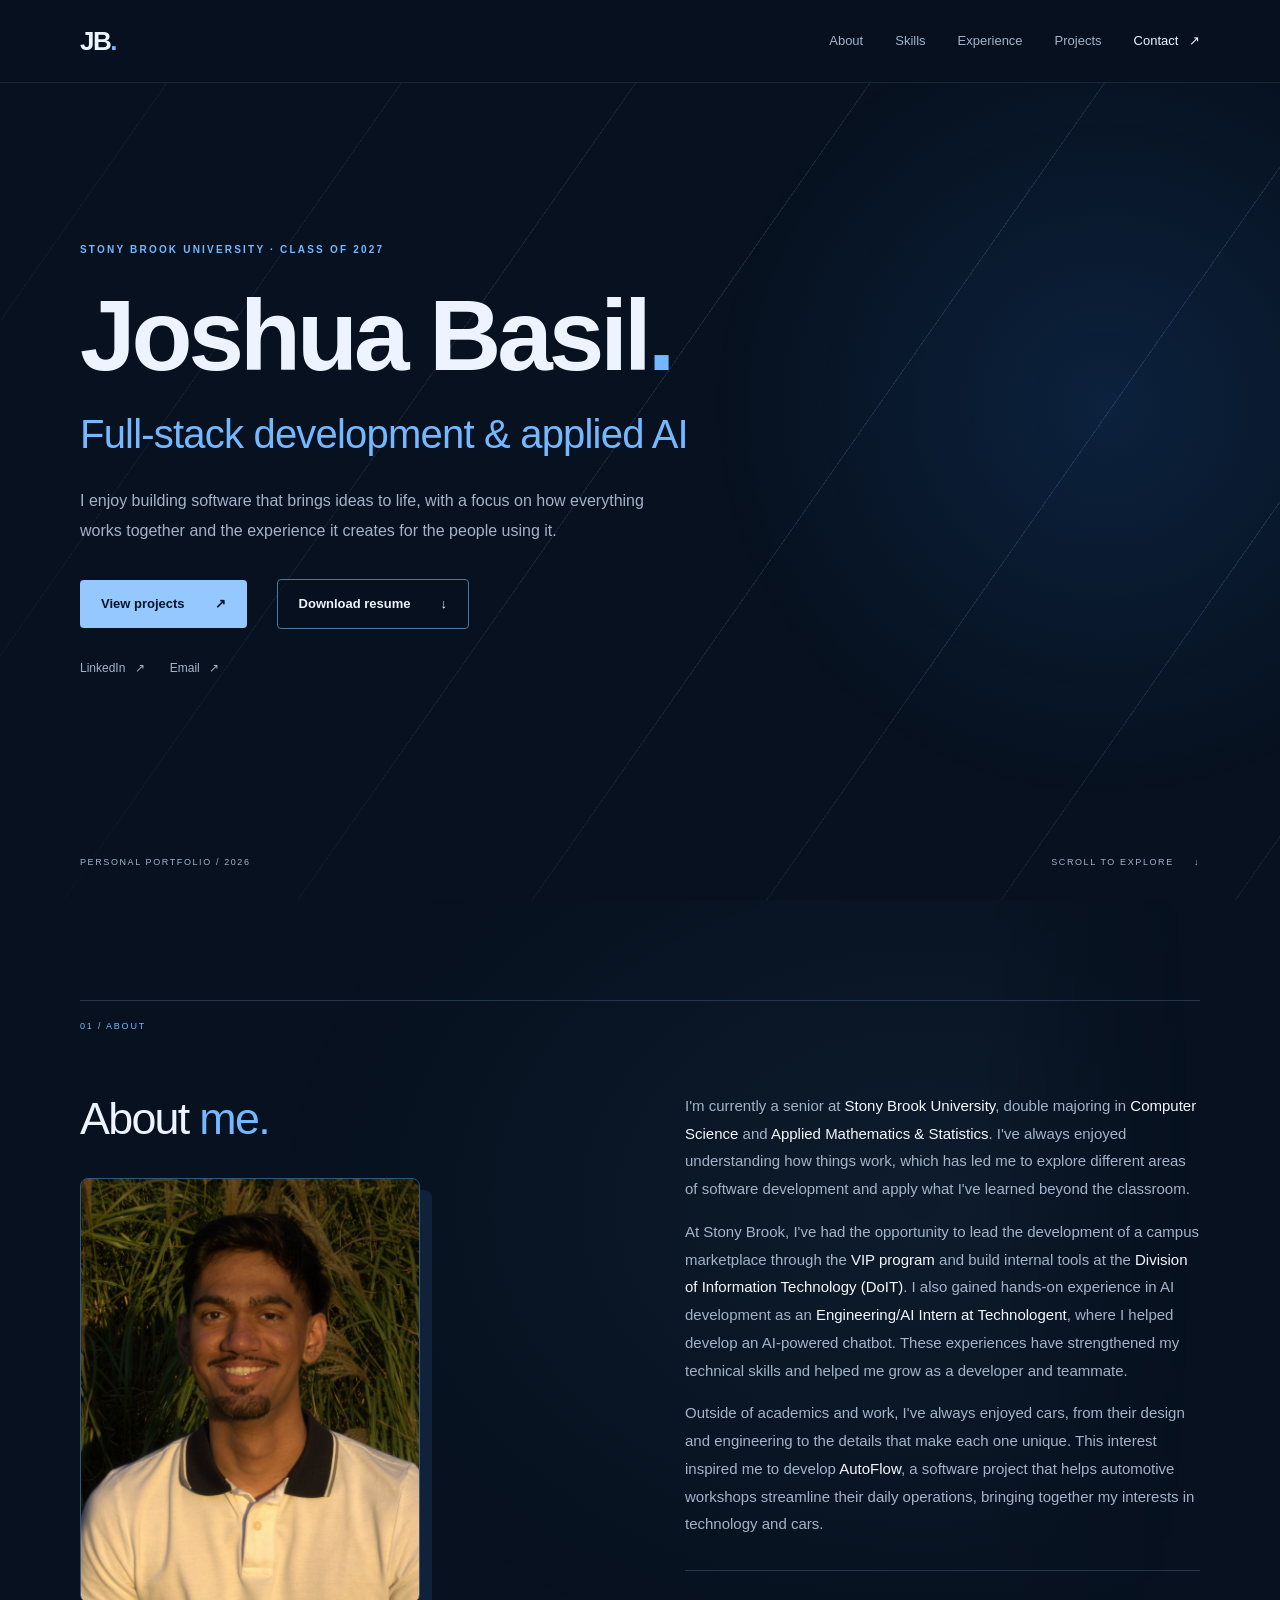
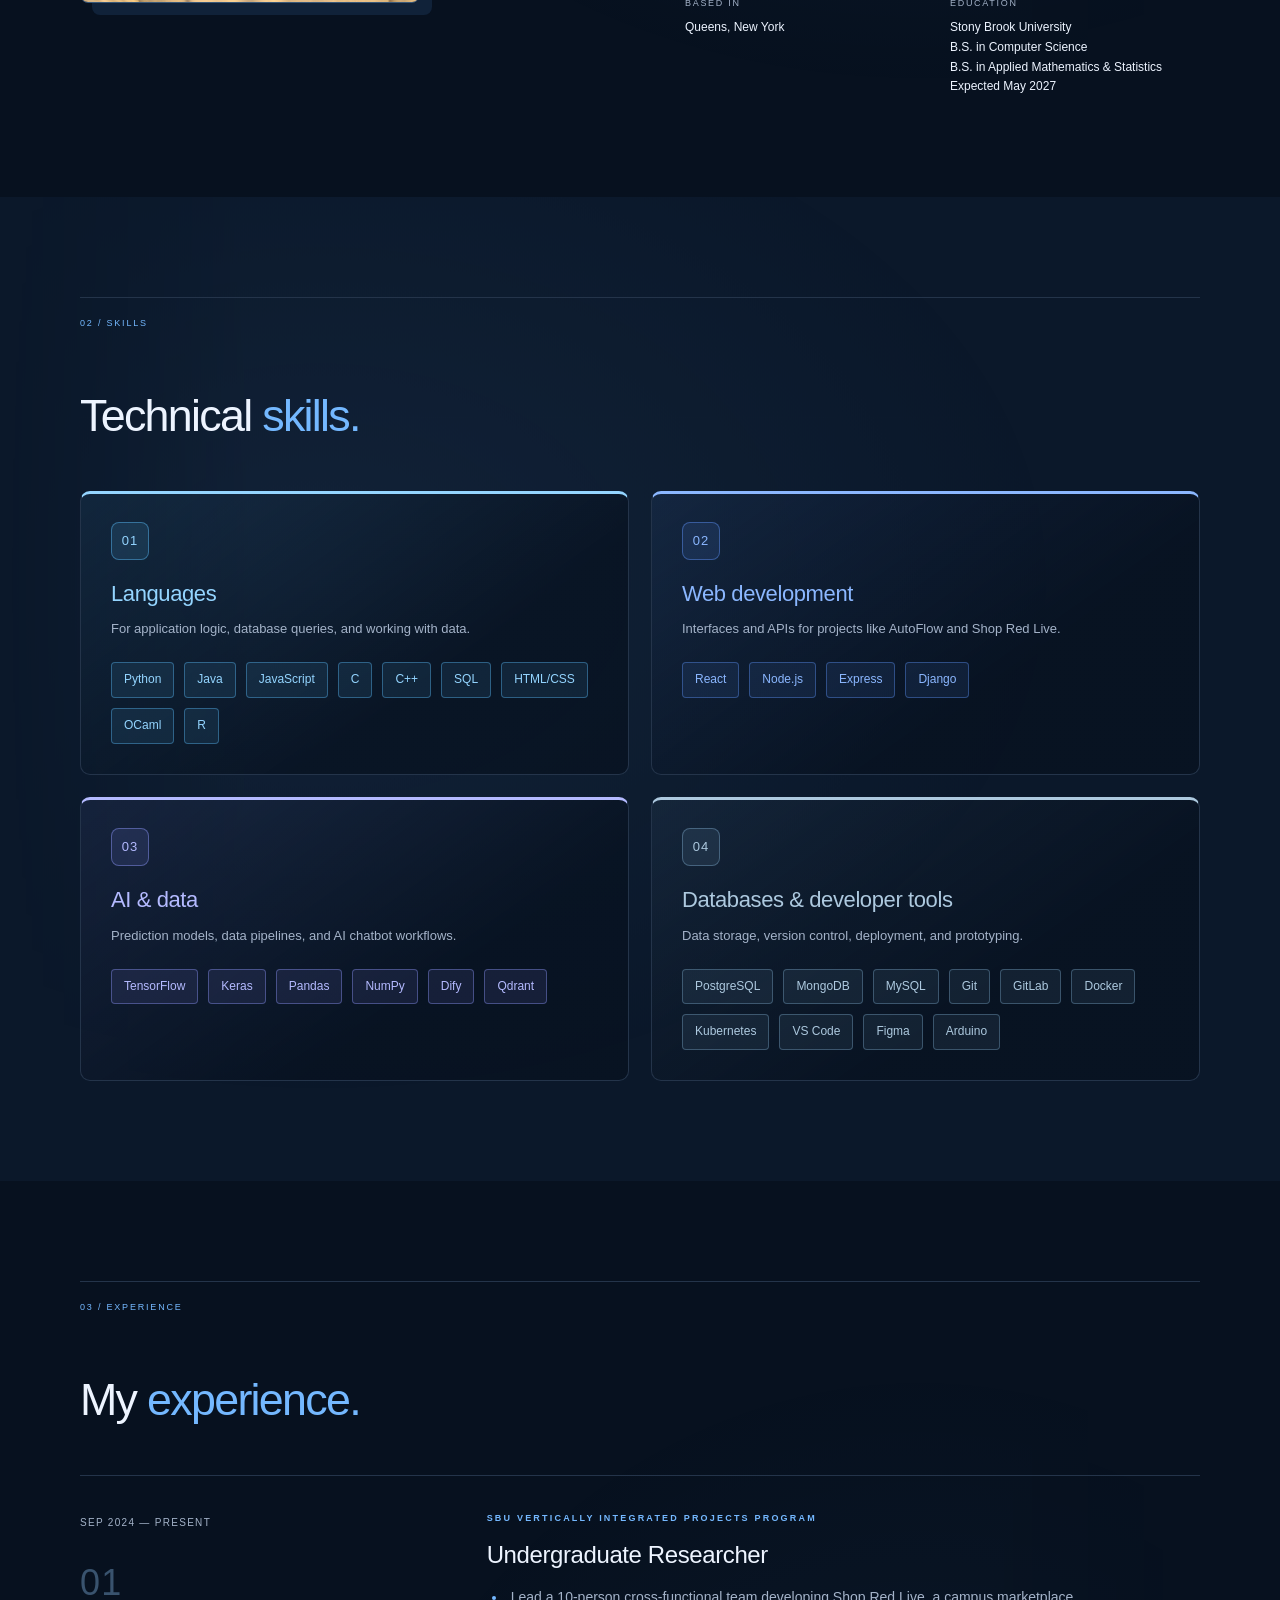
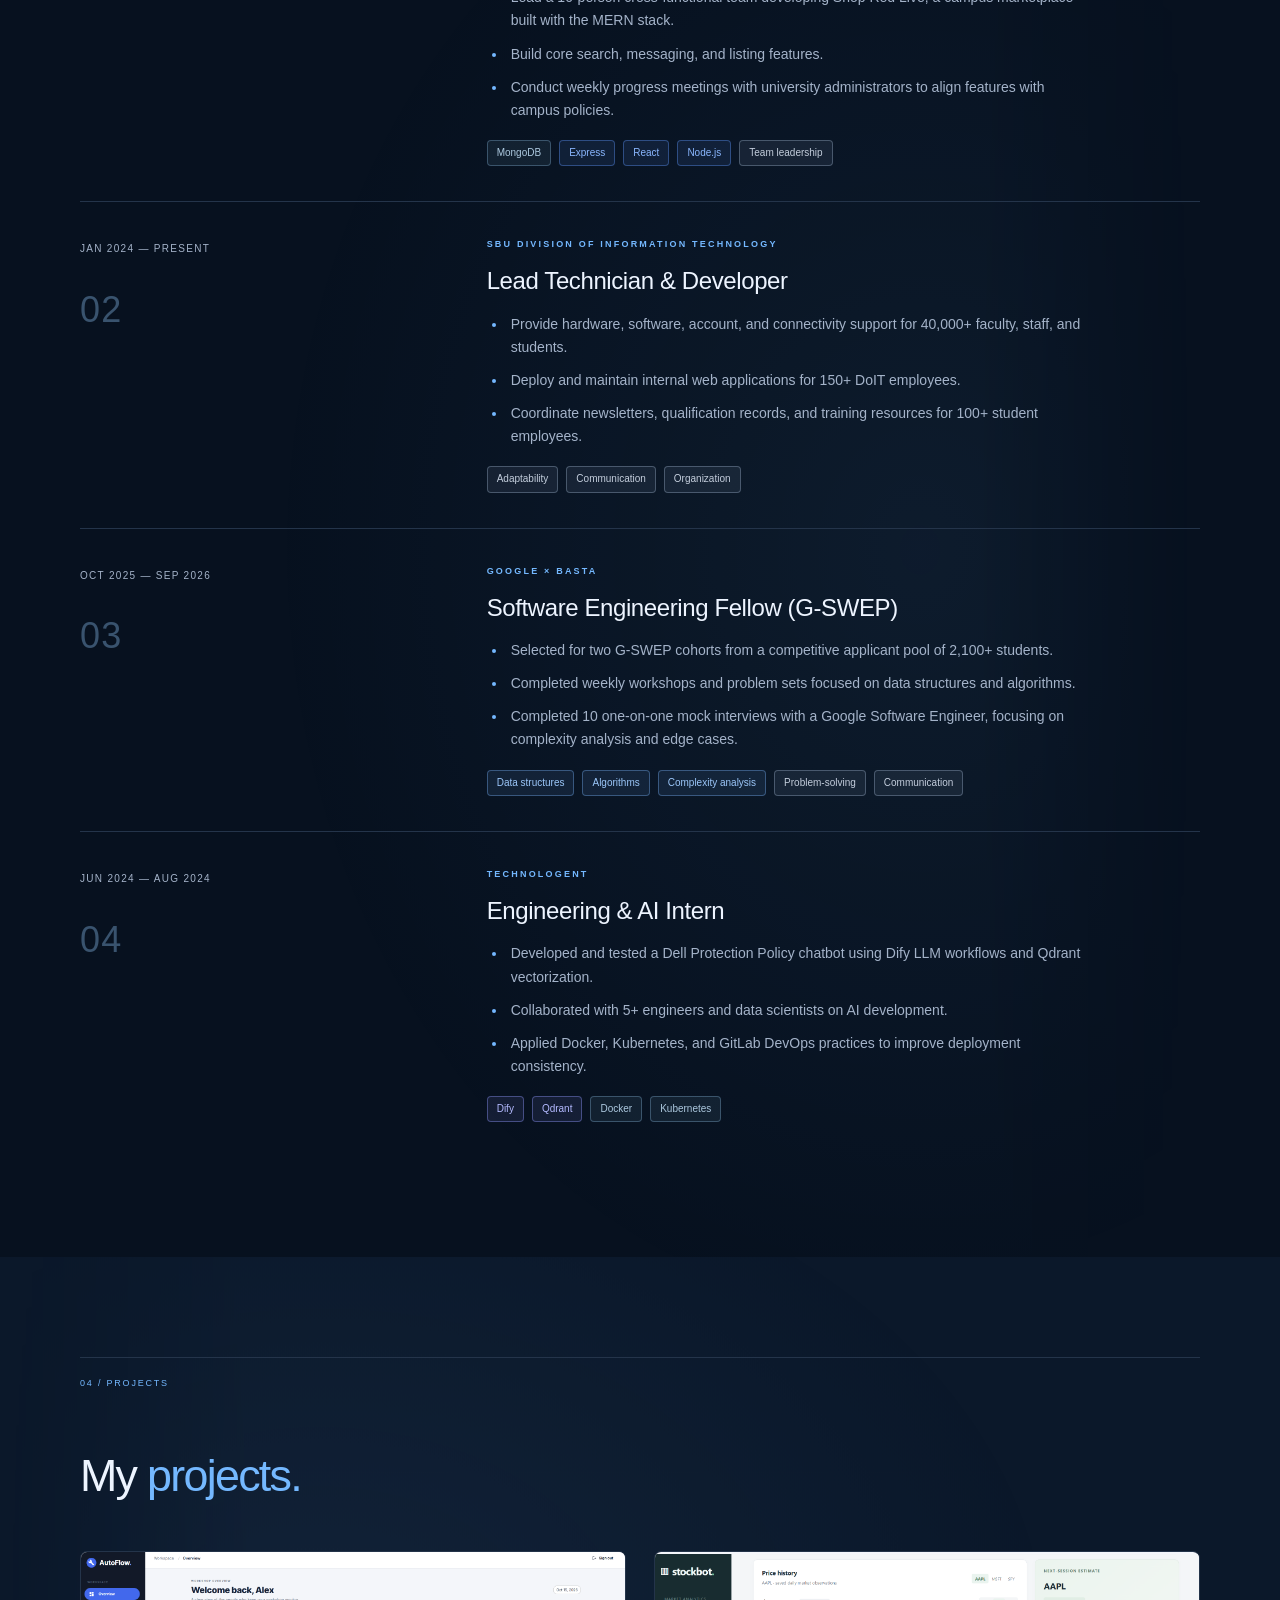
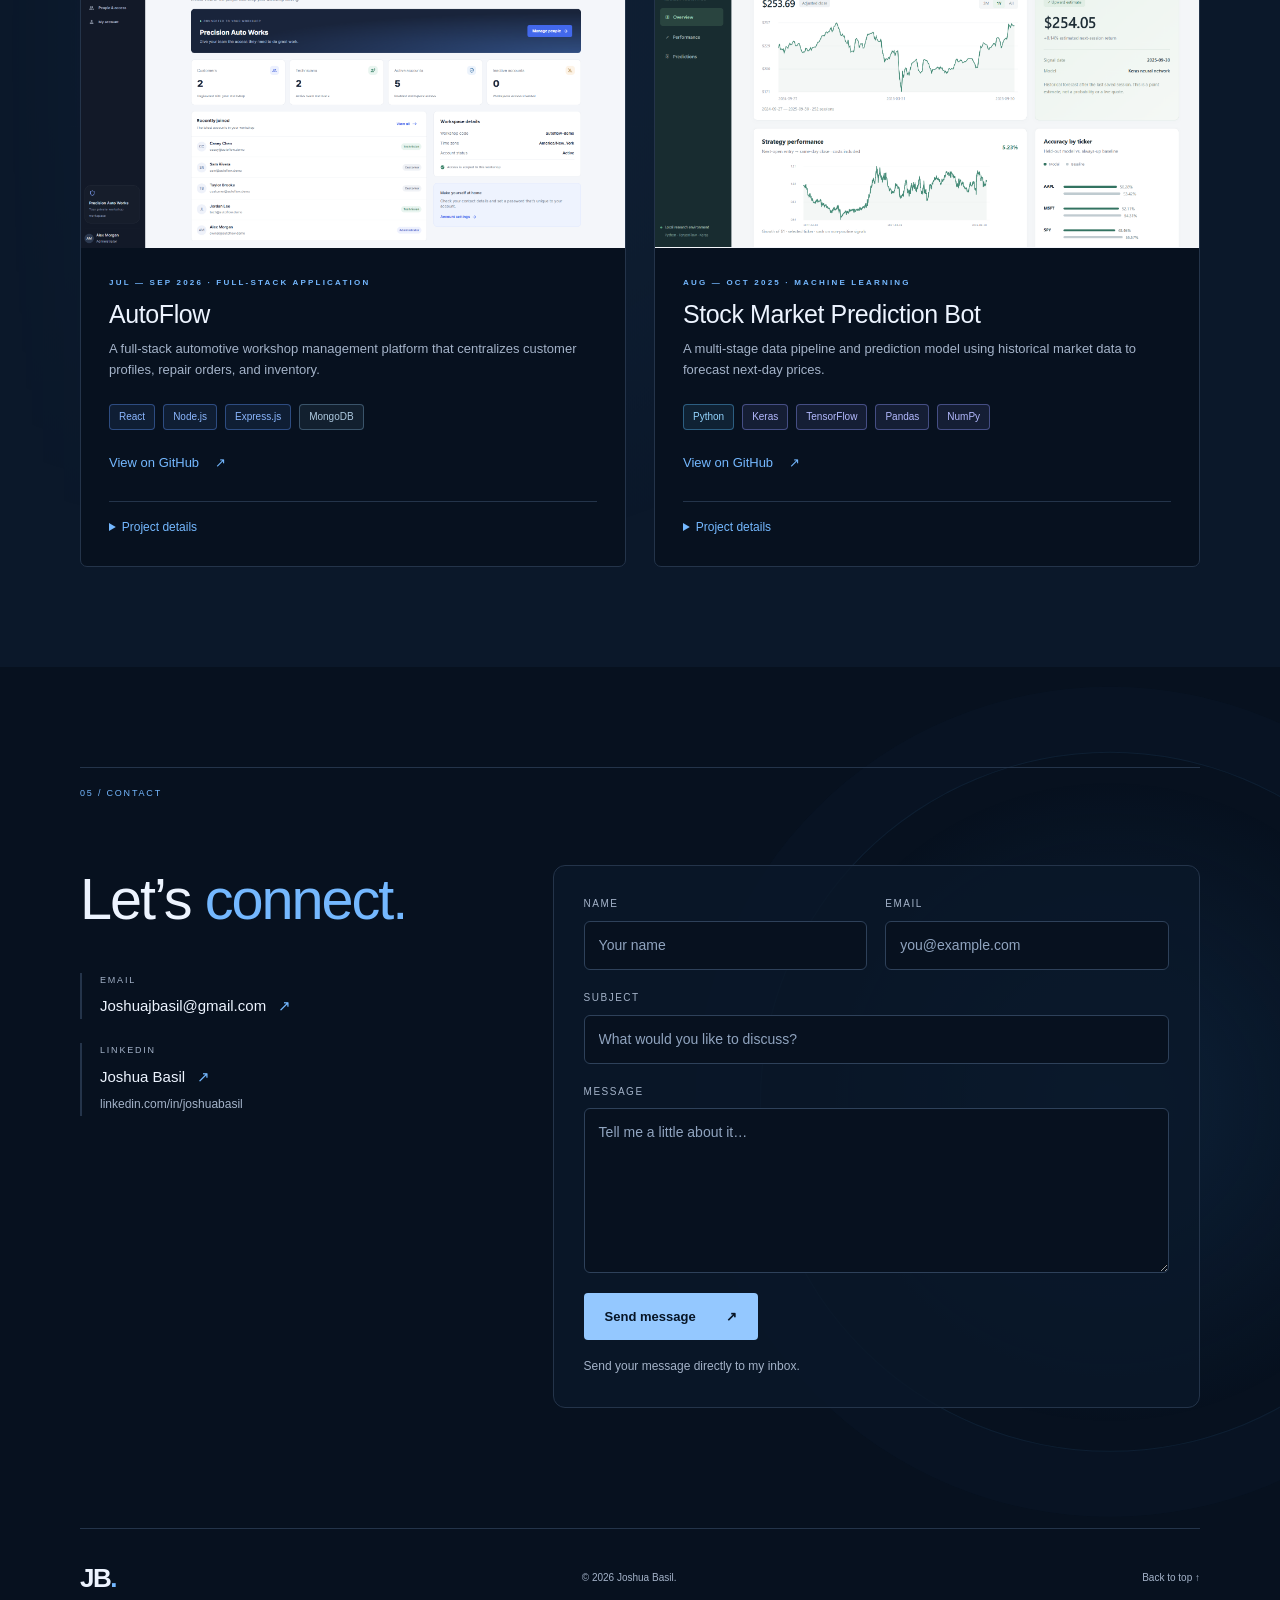
<file: index.html>
<!DOCTYPE html>
<html lang="en">
<head>
  <meta charset="UTF-8">
  <meta name="viewport" content="width=device-width, initial-scale=1.0">
  <meta name="description" content="Joshua Basil — Computer Science and Applied Mathematics & Statistics student at Stony Brook University. Explore my experience, projects, and technical skills.">
  <meta name="theme-color" content="#07111f">
  <title>Joshua Basil — Developer Portfolio</title>
  <link rel="stylesheet" href="styles.css">
  <script src="script.js?v=contact-return-3" defer></script>
</head>
<body>
  <a class="skip-link" href="#main">Skip to content</a>
  <header class="header">
    <div class="nav-wrap">
      <a class="brand" href="#home" aria-label="Home">JB<span>.</span></a>
      <button class="menu-toggle" aria-expanded="false" aria-controls="navigation">Menu <span aria-hidden="true">☰</span></button>
      <nav id="navigation" aria-label="Main navigation">
        <a href="#about">About</a><a href="#skills">Skills</a><a href="#experience">Experience</a><a href="#projects">Projects</a><a href="#contact">Contact <span aria-hidden="true">↗</span></a>
      </nav>
    </div>
  </header>
  <main id="main">
    <section id="home" class="hero" aria-labelledby="hero-title">
      <div class="hero-glow parallax" data-speed="0.12" aria-hidden="true"></div>
      <div class="hero-pattern" aria-hidden="true"></div>
      <div class="container hero-content">
        <p class="eyebrow">STONY BROOK UNIVERSITY · CLASS OF 2027</p>
        <h1 id="hero-title">Joshua Basil<span>.</span></h1>
        <p class="hero-role">Full-stack development &amp; applied AI</p>
        <p class="hero-description">I enjoy building software that brings ideas to life, with a focus on how everything works together and the experience it creates for the people using it.</p>
        <div class="actions"><a class="button primary" href="#projects">View projects <span aria-hidden="true">↗</span></a><a class="button hero-resume resume-download" href="Joshua_Basil_Resume.pdf" download="Joshua_Basil_Resume.pdf">Download resume <span aria-hidden="true">↓</span></a></div>
        <div class="hero-links"><a href="https://www.linkedin.com/in/joshuabasil/" target="_blank" rel="noopener noreferrer">LinkedIn <span aria-hidden="true">↗</span></a><a href="#contact">Email <span aria-hidden="true">↗</span></a></div>
      </div>
      <div class="hero-bottom container"><span>PERSONAL PORTFOLIO / <span class="year">2026</span></span><a href="#about">SCROLL TO EXPLORE <span aria-hidden="true">↓</span></a></div>
    </section>
    <section id="about" class="section container" aria-labelledby="about-title">
      <div class="section-label"><span>01 / ABOUT</span></div>
      <div class="about-grid">
        <div class="about-intro">
          <h2 id="about-title">About <span>me.</span></h2>
          <div class="about-photo">
            <!-- To add your photo, replace the placeholder div below with:
            <img src="profile.jpg" alt="Portrait of Joshua Basil" width="600" height="750" loading="lazy">
            Keep profile.jpg in the same folder as index.html.
            -->
            <img src="profile.jpeg" alt="Portrait of Joshua Basil" width="600" height="750" loading="lazy">
          </div>
        </div>
        <div class="about-copy">
          <p>I'm currently a senior at <strong>Stony Brook University</strong>, double majoring in <strong>Computer Science</strong> and <strong>Applied Mathematics &amp; Statistics</strong>. I've always enjoyed understanding how things work, which has led me to explore different areas of software development and apply what I've learned beyond the classroom.</p>
          <p>At Stony Brook, I've had the opportunity to lead the development of a campus marketplace through the <strong>VIP program</strong> and build internal tools at the <strong>Division of Information Technology (DoIT)</strong>. I also gained hands-on experience in AI development as an <strong>Engineering/AI Intern at Technologent</strong>, where I helped develop an AI-powered chatbot. These experiences have strengthened my technical skills and helped me grow as a developer and teammate.</p>
          <p>Outside of academics and work, I've always enjoyed cars, from their design and engineering to the details that make each one unique. This interest inspired me to develop <strong>AutoFlow</strong>, a software project that helps automotive workshops streamline their daily operations, bringing together my interests in technology and cars.</p>
          <div class="about-details"><div><span>BASED IN</span><strong>Queens, New York</strong></div><div><span>EDUCATION</span><strong>Stony Brook University<br>B.S. in Computer Science<br>B.S. in Applied Mathematics &amp; Statistics<br>Expected May 2027</strong></div></div>
        </div>
      </div>
    </section>
    <section id="skills" class="section section-tinted" aria-labelledby="skills-title"><div class="container">
      <div class="section-label"><span>02 / SKILLS</span></div>
      <div class="section-heading"><h2 id="skills-title">Technical <span>skills.</span></h2></div>
      <div class="skills-grid">
        <article class="skill-group" data-skill-category="languages">
          <span class="skill-icon" aria-hidden="true">01</span>
          <h3>Languages</h3>
          <p>For application logic, database queries, and working with data.</p>
          <ul class="tags"><li data-skill-category="languages" title="Languages">Python</li><li data-skill-category="languages" title="Languages">Java</li><li data-skill-category="languages" title="Languages">JavaScript</li><li data-skill-category="languages" title="Languages">C</li><li data-skill-category="languages" title="Languages">C++</li><li data-skill-category="languages" title="Languages">SQL</li><li data-skill-category="languages" title="Languages">HTML/CSS</li><li data-skill-category="languages" title="Languages">OCaml</li><li data-skill-category="languages" title="Languages">R</li></ul>
        </article>
        <article class="skill-group" data-skill-category="web">
          <span class="skill-icon" aria-hidden="true">02</span>
          <h3>Web development</h3>
          <p>Interfaces and APIs for projects like AutoFlow and Shop Red Live.</p>
          <ul class="tags"><li data-skill-category="web" title="Web development">React</li><li data-skill-category="web" title="Web development">Node.js</li><li data-skill-category="web" title="Web development">Express</li><li data-skill-category="web" title="Web development">Django</li></ul>
        </article>
        <article class="skill-group" data-skill-category="ai">
          <span class="skill-icon" aria-hidden="true">03</span>
          <h3>AI &amp; data</h3>
          <p>Prediction models, data pipelines, and AI chatbot workflows.</p>
          <ul class="tags"><li data-skill-category="ai" title="AI &amp; data">TensorFlow</li><li data-skill-category="ai" title="AI &amp; data">Keras</li><li data-skill-category="ai" title="AI &amp; data">Pandas</li><li data-skill-category="ai" title="AI &amp; data">NumPy</li><li data-skill-category="ai" title="AI &amp; data">Dify</li><li data-skill-category="ai" title="AI &amp; data">Qdrant</li></ul>
        </article>
        <article class="skill-group" data-skill-category="tools">
          <span class="skill-icon" aria-hidden="true">04</span>
          <h3>Databases &amp; developer tools</h3>
          <p>Data storage, version control, deployment, and prototyping.</p>
          <ul class="tags"><li data-skill-category="tools" title="Databases &amp; developer tools">PostgreSQL</li><li data-skill-category="tools" title="Databases &amp; developer tools">MongoDB</li><li data-skill-category="tools" title="Databases &amp; developer tools">MySQL</li><li data-skill-category="tools" title="Databases &amp; developer tools">Git</li><li data-skill-category="tools" title="Databases &amp; developer tools">GitLab</li><li data-skill-category="tools" title="Databases &amp; developer tools">Docker</li><li data-skill-category="tools" title="Databases &amp; developer tools">Kubernetes</li><li data-skill-category="tools" title="Databases &amp; developer tools">VS Code</li><li data-skill-category="tools" title="Databases &amp; developer tools">Figma</li><li data-skill-category="tools" title="Databases &amp; developer tools">Arduino</li></ul>
        </article>
      </div>
    </div></section>
    <section id="experience" class="section container" aria-labelledby="experience-title">
      <div class="section-label"><span>03 / EXPERIENCE</span></div>
      <div class="section-heading"><h2 id="experience-title">My <span>experience.</span></h2></div>
      <div class="timeline"><article class="experience-row"><div class="experience-date">SEP 2024 — PRESENT<span>01</span></div><div><p class="eyebrow">SBU VERTICALLY INTEGRATED PROJECTS PROGRAM</p><h3>Undergraduate Researcher</h3><ul class="experience-bullets">
          <li>Lead a 10-person cross-functional team developing Shop Red Live, a campus marketplace built with the MERN stack.</li>
          <li>Build core search, messaging, and listing features.</li>
          <li>Conduct weekly progress meetings with university administrators to align features with campus policies.</li>
        </ul><ul class="tags"><li data-skill-category="tools" title="Databases &amp; developer tools">MongoDB</li><li data-skill-category="web" title="Web development">Express</li><li data-skill-category="web" title="Web development">React</li><li data-skill-category="web" title="Web development">Node.js</li><li data-skill-category="soft" title="Soft skills">Team leadership</li></ul></div></article><article class="experience-row"><div class="experience-date">JAN 2024 — PRESENT<span>02</span></div><div><p class="eyebrow">SBU DIVISION OF INFORMATION TECHNOLOGY</p><h3>Lead Technician & Developer</h3><ul class="experience-bullets">
          <li>Provide hardware, software, account, and connectivity support for 40,000+ faculty, staff, and students.</li>
          <li>Deploy and maintain internal web applications for 150+ DoIT employees.</li>
          <li>Coordinate newsletters, qualification records, and training resources for 100+ student employees.</li>
        </ul><ul class="tags"><li data-skill-category="soft" title="Soft skills">Adaptability</li><li data-skill-category="soft" title="Soft skills">Communication</li><li data-skill-category="soft" title="Soft skills">Organization</li></ul></div></article><article class="experience-row"><div class="experience-date">OCT 2025 — SEP 2026<span>03</span></div><div><p class="eyebrow">GOOGLE × BASTA</p><h3>Software Engineering Fellow (G-SWEP)</h3><ul class="experience-bullets">
          <li>Selected for two G-SWEP cohorts from a competitive applicant pool of 2,100+ students.</li>
          <li>Completed weekly workshops and problem sets focused on data structures and algorithms.</li>
          <li>Completed 10 one-on-one mock interviews with a Google Software Engineer, focusing on complexity analysis and edge cases.</li>
        </ul><ul class="tags"><li data-skill-category="technical" title="Technical skills">Data structures</li><li data-skill-category="technical" title="Technical skills">Algorithms</li><li data-skill-category="technical" title="Technical skills">Complexity analysis</li><li data-skill-category="soft" title="Soft skills">Problem-solving</li><li data-skill-category="soft" title="Soft skills">Communication</li></ul></div></article><article class="experience-row"><div class="experience-date">JUN 2024 — AUG 2024<span>04</span></div><div><p class="eyebrow">TECHNOLOGENT</p><h3>Engineering & AI Intern</h3><ul class="experience-bullets">
          <li>Developed and tested a Dell Protection Policy chatbot using Dify LLM workflows and Qdrant vectorization.</li>
          <li>Collaborated with 5+ engineers and data scientists on AI development.</li>
          <li>Applied Docker, Kubernetes, and GitLab DevOps practices to improve deployment consistency.</li>
        </ul><ul class="tags"><li data-skill-category="ai" title="AI &amp; data">Dify</li><li data-skill-category="ai" title="AI &amp; data">Qdrant</li><li data-skill-category="tools" title="Databases &amp; developer tools">Docker</li><li data-skill-category="tools" title="Databases &amp; developer tools">Kubernetes</li></ul></div></article></div>
    </section>
    <section id="projects" class="section section-tinted" aria-labelledby="projects-title"><div class="container">
      <div class="section-label"><span>04 / PROJECTS</span></div>
      <div class="section-heading"><h2 id="projects-title">My <span>projects.</span></h2></div>
      <div class="projects-grid">
        <article class="project-card"><a class="project-visual project-screenshot" href="https://github.com/Joshuajbasil/AutoFlow" target="_blank" rel="noopener noreferrer" aria-label="View AutoFlow on GitHub (opens in a new tab)"><img src="autoflow-dashboard.png" alt="AutoFlow workshop dashboard showing account totals, recent registrations, and workspace details" width="1878" height="1023" loading="lazy"></a><div class="project-copy"><p class="eyebrow">JUL — SEP 2026 · FULL-STACK APPLICATION</p><h3>AutoFlow</h3><p>A full-stack automotive workshop management platform that centralizes customer profiles, repair orders, and inventory.</p><ul class="tags"><li data-skill-category="web" title="Web development">React</li><li data-skill-category="web" title="Web development">Node.js</li><li data-skill-category="web" title="Web development">Express.js</li><li data-skill-category="tools" title="Databases &amp; developer tools">MongoDB</li></ul><a class="text-link project-repository" href="https://github.com/Joshuajbasil/AutoFlow" target="_blank" rel="noopener noreferrer">View on GitHub <span aria-hidden="true">↗</span></a><details><summary>Project details</summary><p>Built RESTful APIs and MongoDB schemas to maintain real-time data flow. Added an interactive, role-based Kanban workflow to track vehicles from appointment scheduling through diagnosis, repair, payment, and pickup.</p></details></div></article>
        <article class="project-card"><a class="project-visual project-screenshot" href="https://github.com/Joshuajbasil/Stock-Market-Prediction-Bot" target="_blank" rel="noopener noreferrer" aria-label="View Stock Market Prediction Bot on GitHub (opens in a new tab)"><img src="stockbot-dashboard.png" alt="Stock Market Prediction Bot dashboard with price history, next-session estimates, strategy performance, and accuracy by ticker" width="1875" height="1010" loading="lazy"></a><div class="project-copy"><p class="eyebrow">AUG — OCT 2025 · MACHINE LEARNING</p><h3>Stock Market Prediction Bot</h3><p>A multi-stage data pipeline and prediction model using historical market data to forecast next-day prices.</p><ul class="tags"><li data-skill-category="languages" title="Languages">Python</li><li data-skill-category="ai" title="AI &amp; data">Keras</li><li data-skill-category="ai" title="AI &amp; data">TensorFlow</li><li data-skill-category="ai" title="AI &amp; data">Pandas</li><li data-skill-category="ai" title="AI &amp; data">NumPy</li></ul><a class="text-link project-repository" href="https://github.com/Joshuajbasil/Stock-Market-Prediction-Bot" target="_blank" rel="noopener noreferrer">View on GitHub <span aria-hidden="true">↗</span></a><details><summary>Project details</summary><p>Engineered 20+ momentum, volatility, and lagged-ratio features from historical OHLCV data. Built a custom Python backtesting framework and achieved 65% directional accuracy on out-of-sample market data across multiple stock tickers.</p></details></div></article>
      </div>
    </div></section>
    <section id="contact" class="section contact" aria-labelledby="contact-title">
      <div class="contact-glow parallax" data-speed="0.08" aria-hidden="true"></div>
      <div class="container contact-content">
        <div class="section-label"><span>05 / CONTACT</span></div>
        <div class="contact-grid">
          <div class="contact-intro">
            <h2 id="contact-title">Let’s <span>connect.</span></h2>

            <div class="contact-methods">
              <a href="mailto:Joshuajbasil@gmail.com"><span class="contact-method-label">EMAIL</span><span class="contact-method-value">Joshuajbasil@gmail.com <span aria-hidden="true">↗</span></span></a>
              <a href="https://www.linkedin.com/in/joshuabasil/" target="_blank" rel="noopener noreferrer"><span class="contact-method-label">LINKEDIN</span><span class="contact-method-value">Joshua Basil <span aria-hidden="true">↗</span></span><span class="contact-method-url">linkedin.com/in/joshuabasil</span></a>
            </div>
          </div>
          <form id="contact-form" class="contact-form" action="https://formsubmit.co/Joshuajbasil@gmail.com" method="post" aria-label="Write Joshua a message" aria-describedby="contact-form-note">
            <input type="hidden" name="_subject" value="Portfolio contact message">
            <input type="hidden" name="_template" value="table">
            <input type="hidden" name="_url" value="https://joshuajbasil.github.io/personal-website/">
            <input type="hidden" name="_next" value="https://joshuajbasil.github.io/personal-website/thanks.html">
            <div class="contact-form-row">
              <div class="contact-field"><label for="contact-name">Name</label><input id="contact-name" name="name" autocomplete="name" placeholder="Your name" maxlength="100" required></div>
              <div class="contact-field"><label for="contact-email">Email</label><input id="contact-email" name="email" type="email" autocomplete="email" placeholder="you@example.com" maxlength="254" required></div>
            </div>
            <div class="contact-field"><label for="contact-subject">Subject</label><input id="contact-subject" name="subject" placeholder="What would you like to discuss?" maxlength="160" required></div>
            <div class="contact-field"><label for="contact-message">Message</label><textarea id="contact-message" name="message" rows="6" placeholder="Tell me a little about it…" maxlength="3000" required></textarea></div>
            <button class="button primary" type="submit">Send message <span aria-hidden="true">↗</span></button>
            <p id="contact-form-note" class="contact-form-note">Send your message directly to my inbox.</p>
            <p id="contact-status" class="contact-form-status" role="status"></p>
          </form>
        </div>
      </div>
    </section>
  </main>
  <footer class="container footer"><a class="brand" href="#home">JB<span>.</span></a><p>© <span class="year">2026</span> Joshua Basil.</p><a href="#home">Back to top ↑</a></footer>
</body>
</html>
</file>
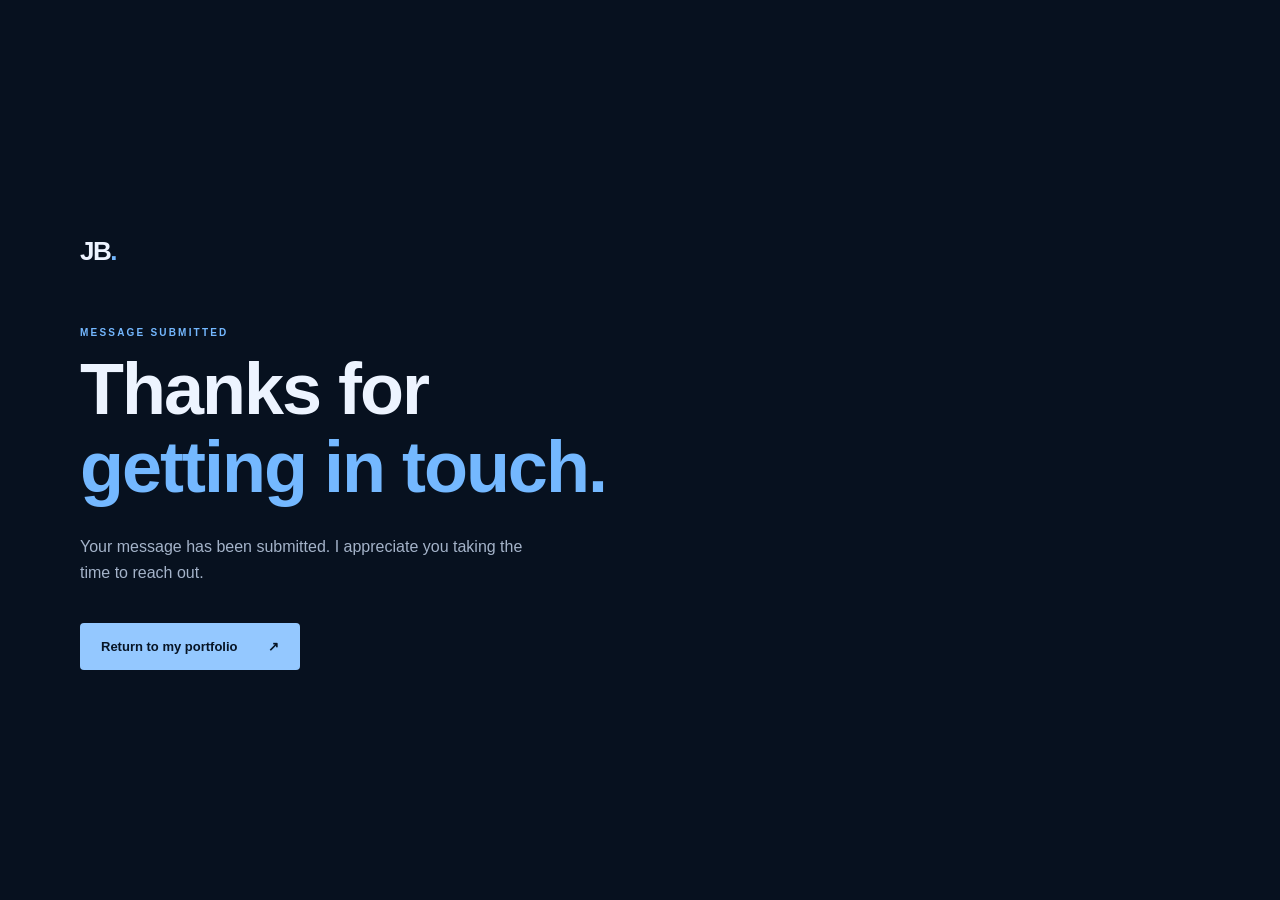
<file: thanks.html>
<!DOCTYPE html>
<html lang="en">
<head>
  <meta charset="UTF-8">
  <meta name="viewport" content="width=device-width, initial-scale=1.0">
  <meta name="theme-color" content="#07111f">
  <meta name="robots" content="noindex">
  <title>Message submitted — Joshua Basil</title>
  <link rel="stylesheet" href="styles.css">
  <style>
    .confirmation{min-height:100svh;display:flex;align-items:center;padding-block:80px}
    .confirmation-content{max-width:640px}
    .confirmation h1{font-size:clamp(40px,7vw,72px);letter-spacing:-2px}
    .confirmation p:not(.eyebrow){color:var(--muted);max-width:460px}
    .confirmation .brand{display:inline-block;margin-bottom:52px}
    .confirmation .button{margin-top:20px}
  </style>
</head>
<body>
  <main class="container confirmation">
    <div class="confirmation-content">
      <a class="brand" href="https://joshuajbasil.github.io/personal-website/" aria-label="Joshua Basil — Home">JB<span>.</span></a>
      <p class="eyebrow">MESSAGE SUBMITTED</p>
      <h1>Thanks for<br><span>getting in touch.</span></h1>
      <p>Your message has been submitted. I appreciate you taking the time to reach out.</p>
      <a class="button primary" href="https://joshuajbasil.github.io/personal-website/#contact">Return to my portfolio <span aria-hidden="true">↗</span></a>
    </div>
  </main>
</body>
</html>
</file>
<file: styles.css>
/* Customize these colors to change the whole theme. */
:root{--bg:#07111f;--surface:#0b182a;--text:#edf4ff;--muted:#a4b3c9;--accent:#74b8ff;--line:#24344a;--max:1120px;--header:82px;color-scheme:dark}
*{box-sizing:border-box}html{scroll-behavior:smooth;scroll-padding-top:calc(var(--header) + 20px)}body{margin:0;background:var(--bg);color:var(--text);font-family:Inter,Arial,Helvetica,sans-serif;line-height:1.65;-webkit-font-smoothing:antialiased}a{color:inherit;text-decoration:none}button{font:inherit}a,button,summary{-webkit-tap-highlight-color:transparent}a:focus-visible,button:focus-visible,summary:focus-visible{outline:2px solid var(--accent);outline-offset:6px}::selection{background:#235d9b;color:white}.container{width:min(var(--max),calc(100% - 80px));margin-inline:auto}.header{position:fixed;inset:0 0 auto;z-index:20;background:rgba(7,17,31,.9);border-bottom:1px solid rgba(117,155,205,.15);backdrop-filter:blur(18px)}.nav-wrap{width:min(var(--max),calc(100% - 80px));height:var(--header);margin:auto;display:flex;align-items:center;justify-content:space-between}.brand{font-weight:800;font-size:26px;letter-spacing:-1.5px}.brand span{color:var(--accent)}nav{display:flex;gap:32px;align-items:center}nav a{font-size:13px;color:var(--muted);padding:8px 0;position:relative}nav a:hover,nav a[aria-current]{color:var(--text)}nav a[aria-current]:after{content:'';position:absolute;bottom:0;left:0;width:18px;height:2px;background:var(--accent)}nav a:last-child{color:var(--text)}nav a span{margin-left:7px}.menu-toggle{display:none}.skip-link{position:fixed;top:-100px;left:20px;padding:12px;background:var(--text);color:var(--bg);z-index:99}.skip-link:focus{top:10px}.hero{min-height:800px;min-height:100svh;position:relative;overflow:hidden;display:flex;align-items:center;padding:160px 0 140px}.hero-content{position:relative;z-index:2}.eyebrow{font-size:10px;letter-spacing:2.2px;font-weight:600;color:var(--accent)}.status-dot{display:inline-block;width:6px;height:6px;border-radius:50%;background:var(--accent);box-shadow:0 0 15px #74b8ff;margin-right:9px;vertical-align:middle}.hello{margin:38px 0 12px;color:#bdcde0;font-size:20px}h1,h2,h3,p{margin-top:0}h1{font-size:clamp(46px,5.9vw,82px);letter-spacing:-4px;line-height:1.08;font-weight:600;margin-bottom:27px}h1 span,h2 span{color:var(--accent)}.hero-description{color:var(--muted);font-size:16px;max-width:440px;line-height:1.85}.actions{display:flex;align-items:center;gap:30px;margin-top:34px}.button{display:inline-flex;align-items:center;gap:30px;padding:13px 21px;border-radius:4px;font-weight:600;font-size:13px;transition:background .2s,transform .2s}.primary{background:#94c8ff;color:#071526}.primary:hover{background:#bfdfff;transform:translateY(-2px)}.text-link{font-size:13px}.text-link span{margin-left:12px;color:var(--accent)}.hero-bottom{position:absolute;bottom:30px;left:0;right:0;display:flex;justify-content:space-between;z-index:2;font-size:9px;letter-spacing:1.6px;color:var(--muted)}.hero-bottom a span{margin-left:16px}.hero-glow{position:absolute;width:850px;height:850px;right:-250px;top:-20px;background:radial-gradient(ellipse,rgba(31,94,169,.22),transparent 65%);pointer-events:none}.orbit-art{position:absolute;right:-100px;top:22%;width:640px;height:640px;opacity:.85;pointer-events:none}.orbit{position:absolute;border:1px solid #4676a64f;border-radius:50%;inset:35px;transform:rotate(-32deg) scaleY(.56)}.orbit-two{inset:75px;transform:rotate(37deg) scaleY(.65);border-color:#72b5f65c}.orbit-three{inset:4px;transform:rotate(-60deg) scaleY(.65);border-style:dashed;border-color:#3b628146}.planet{position:absolute;inset:175px;border-radius:50%;background:radial-gradient(circle at 28% 23%,#4a92c9 0%,#1b4b7e 27%,#0b2647 55%,#071322 76%);box-shadow:inset 3px 2px 7px #a2d3ff55,20px 25px 80px #030a16,0 0 70px #2f80c329}.satellite{position:absolute;left:80px;top:300px;width:12px;height:12px;border-radius:50%;background:#a8d9ff;box-shadow:0 0 24px #6ab8ff}.star{position:absolute;color:#8db9e0;font-size:20px;font-weight:200}.star-one{right:150px;top:80px}.star-two{left:140px;bottom:120px}.orbital-caption{position:absolute;right:160px;bottom:40px;font-size:8px;letter-spacing:3px;color:#6b92b9}.section{padding-block:100px}.section-label{display:flex;justify-content:space-between;gap:20px;border-top:1px solid var(--line);padding-top:18px;margin-bottom:58px;font-size:9px;letter-spacing:1.8px;color:var(--muted)}.section-label span:first-child{color:var(--accent)}h2{font-size:clamp(32px,3.5vw,46px);font-weight:500;letter-spacing:-1.7px;line-height:1.2;margin-bottom:0}.about-grid{display:grid;grid-template-columns:1fr 1fr;gap:90px}.about-copy p{font-size:15px;color:var(--muted);line-height:1.85}.about-copy p strong{color:#f5f8ff;font-weight:400}.about-details{display:grid;grid-template-columns:1fr 1fr;gap:15px;margin-top:32px;padding-top:25px;border-top:1px solid var(--line)}.about-details span{display:block;color:var(--muted);font-size:9px;letter-spacing:1.7px}.about-details strong{display:block;font-size:12px;font-weight:500;margin-top:7px}.section-tinted{background:var(--surface)}.section-heading{display:flex;justify-content:space-between;gap:50px;align-items:end;margin-bottom:48px}.section-heading>p{max-width:320px;font-size:13px;color:var(--muted);margin-bottom:0}.skills-grid{display:grid;grid-template-columns:repeat(3,1fr);gap:28px}.skill-group{padding:28px 0;border-top:1px solid #3b536e}.skill-icon{display:flex;width:42px;height:42px;align-items:center;color:var(--accent);font-size:23px;margin-bottom:25px}h3{font-size:21px;letter-spacing:-.4px;font-weight:500;margin-bottom:8px}.skill-group>p{font-size:13px;color:var(--muted)}.tags{display:flex;flex-wrap:wrap;gap:8px;list-style:none;padding:0;margin:23px 0 0}.tags li{border:1px solid #2e415a;border-radius:4px;padding:4px 9px;font-size:10px;color:#b9cde4}.timeline{margin-top:15px}.experience-row{display:grid;grid-template-columns:1fr 2fr;gap:50px;padding:35px 0;border-top:1px solid var(--line)}.experience-date{font-size:10px;letter-spacing:1.3px;color:var(--muted);padding-top:4px}.experience-date span{display:block;color:#39536e;font-size:36px;margin-top:22px;font-weight:300}.experience-row .eyebrow{font-size:9px;margin-bottom:9px}.experience-row p:not(.eyebrow){max-width:600px;color:var(--muted);font-size:14px;margin-bottom:0}.experience-row h3{font-size:24px;margin-bottom:12px}.experience-row .tags{margin-top:18px}.projects-grid{display:grid;grid-template-columns:1fr 1fr;gap:28px}.project-card{border:1px solid var(--line);border-radius:7px;overflow:hidden;background:var(--bg)}.project-visual{height:280px;position:relative;overflow:hidden;background:#10263e}.visual-label{position:absolute;top:20px;left:22px;color:#96b9db;font-size:8px;letter-spacing:1.8px;z-index:2}.mock-window{position:absolute;width:75%;height:185px;left:13%;top:75px;border:1px solid #48739b;border-radius:7px;background:#0a1b2e;transform:perspective(650px) rotateY(-13deg) rotateX(8deg) rotateZ(-6deg);box-shadow:25px 30px 40px #0005}.window-bar{font-size:7px;color:#477294;border-bottom:1px solid #294563;padding:8px 12px;letter-spacing:2px}.window-bar span{margin-left:50px;letter-spacing:0}.mock-body{display:flex;height:145px}.mock-sidebar{width:19%;border-right:1px solid #294563;background:repeating-linear-gradient(0deg,transparent 0 17px,#28435b 18px 20px);margin:15px}.mock-content{padding:15px 14px 0 0;flex:1}.mock-heading{height:5px;width:45%;background:#789fc6;margin-bottom:13px}.mock-stats{display:flex;gap:8px}.mock-stats i{height:26px;flex:1;border:1px solid #315478;background:#1b3752}.bars{display:flex;align-items:end;height:65px;gap:10px;margin-top:10px;border-bottom:1px solid #3b6289}.bars i{flex:1;background:linear-gradient(#77b6f3,#234872);height:50%}.bars i:nth-child(2){height:35%}.bars i:nth-child(3){height:65%}.bars i:nth-child(4){height:47%}.bars i:nth-child(5){height:80%}.bars i:nth-child(6){height:66%}.bars i:nth-child(7){height:95%}.visual-data{background:radial-gradient(ellipse at center,#173d63,#0e2037)}.data-art{width:220px;height:220px;position:relative;margin:45px auto 0}.data-ring{position:absolute;inset:10px;border:1px solid #6a9ac3;border-radius:50%;box-shadow:0 0 0 18px #6a9ac30b,0 0 0 40px #6a9ac30a;transform:rotate(-35deg) scaleY(.65)}.data-core{position:absolute;inset:62px 0;text-align:center;font-size:37px;font-weight:300;letter-spacing:-2px;color:#c5e6ff}.data-core span{display:block;font-size:6px;letter-spacing:2px;color:#70bfff}.data-point{position:absolute;width:8px;height:8px;border-radius:50%;background:#abdfff;box-shadow:0 0 18px #70bfff}.point-one{top:42px;right:33px}.point-two{bottom:63px;left:9px}.project-copy{padding:28px}.project-copy .eyebrow{font-size:8px}.project-copy h3{display:flex;justify-content:space-between;font-size:25px}.project-copy h3 span{color:var(--accent)}.project-copy>p:not(.eyebrow){font-size:13px;color:var(--muted)}details{margin-top:25px;border-top:1px solid var(--line);padding-top:16px;font-size:12px}summary{cursor:pointer;color:var(--accent);width:fit-content}details p{color:var(--muted);margin:14px 0 0}.contact{position:relative;overflow:hidden;padding-bottom:120px}.contact-content{position:relative;z-index:1}.contact .section-label{margin-bottom:65px}.contact h2{font-size:clamp(44px,6vw,76px);letter-spacing:-3px;margin:22px 0}.contact-content>p:not(.eyebrow){color:var(--muted);font-size:14px}.email-link{display:inline-block;font-size:clamp(20px,3vw,32px);border-bottom:1px solid #6386ac;padding-bottom:7px;margin-top:22px;letter-spacing:-.7px}.email-link span{margin-left:30px;color:var(--accent)}.contact-content>.template-note{font-size:10px!important;margin-top:12px}.contact-glow{position:absolute;width:700px;height:700px;right:-180px;top:80px;border-radius:50%;background:radial-gradient(ellipse,#18416b55,transparent 65%);border:1px solid #25476944;box-shadow:0 0 0 65px #25476911;pointer-events:none}.footer{display:flex;align-items:center;justify-content:space-between;padding-block:28px;border-top:1px solid var(--line);gap:24px}.footer p,.footer>a:last-child{font-size:10px;color:var(--muted);margin:0}
@media(min-width:1500px){.orbit-art{right:calc((100vw - 1400px)/2)}}
@media(max-width:1000px){.orbit-art{right:-280px;opacity:.45}.about-grid{gap:40px}h1{letter-spacing:-2.5px}.section-heading{gap:25px}.skills-grid{gap:20px}}
@media(max-width:700px){:root{--header:70px}.container,.nav-wrap{width:calc(100% - 40px)}.menu-toggle{display:flex;gap:12px;align-items:center;background:none;color:var(--text);border:1px solid var(--line);padding:7px 12px;border-radius:4px;font-size:12px}nav{display:none;position:absolute;top:var(--header);left:0;right:0;background:#0b182a;border-bottom:1px solid var(--line);padding:16px 24px;gap:3px;flex-direction:column;align-items:stretch}nav.is-open{display:flex}nav a{padding:10px 0}.hero{min-height:760px;min-height:100svh;padding:140px 0 110px}.hero .eyebrow{font-size:8px;letter-spacing:1.3px}.hello{font-size:17px;margin-top:30px}h1{font-size:clamp(40px,9.5vw,62px);letter-spacing:-2px}.hero-description{font-size:14px;max-width:330px}.orbit-art{width:500px;height:500px;right:-280px;top:20%;opacity:.27}.planet{inset:145px}.hero-bottom{font-size:7px;letter-spacing:1px}.actions{gap:20px}.button{gap:17px;font-size:12px}.text-link{font-size:12px}.section{padding-block:66px}.section-label{margin-bottom:35px;font-size:8px;letter-spacing:1px}.section-label span:last-child{text-align:right}.about-grid,.skills-grid,.projects-grid{grid-template-columns:1fr}.about-grid{gap:28px}.section-heading{display:block;margin-bottom:30px}.section-heading>p{margin-top:22px;max-width:100%}.skills-grid{gap:4px}.skill-group{padding-block:24px}.skill-icon{margin-bottom:12px}.experience-row{grid-template-columns:1fr;gap:13px;padding-block:28px}.experience-date{display:flex;justify-content:space-between}.experience-date span{font-size:12px;margin:0}.experience-row h3{font-size:21px}.project-visual{height:250px}.contact .section-label{margin-bottom:45px}.contact h2{letter-spacing:-2px}.footer{flex-wrap:wrap;gap:16px}.footer .brand{font-size:22px}.footer p{flex-basis:70%;text-align:right}.footer>a:last-child{margin-left:auto}.about-details{gap:10px}}
@media(prefers-reduced-motion:reduce){html{scroll-behavior:auto}*,*:before,*:after{transition:none!important}.parallax{transform:none!important}}

/* About portrait: replace the HTML placeholder with your own image. */
.about-photo{width:min(100%,340px);aspect-ratio:4 / 5;margin-top:32px;border:1px solid #365779;border-radius:8px;overflow:hidden;background:radial-gradient(ellipse at 50% 30%,#193a5d,#0b1b2e 75%);box-shadow:12px 12px 0 #102239}
.about-photo img{display:block;width:100%;height:100%;object-fit:cover;object-position:center}
.photo-placeholder{height:100%;display:flex;flex-direction:column;align-items:center;justify-content:center;color:#bdd7ef;font-size:15px;letter-spacing:.4px}
.photo-placeholder small{font-size:11px;color:var(--muted);margin-top:6px}
.portrait-outline{position:relative;display:block;width:112px;height:120px;margin-bottom:25px;overflow:hidden;border-bottom:1px solid #6d98be}
.portrait-outline:before{content:'';position:absolute;width:44px;height:44px;left:33px;top:6px;border:1px solid #6d98be;border-radius:50%}
.portrait-outline:after{content:'';position:absolute;width:104px;height:72px;left:3px;top:65px;border:1px solid #6d98be;border-radius:55px 55px 0 0}
@media(max-width:700px){.about-photo{width:min(100%,300px);margin-bottom:12px}}

/* Personalized portfolio additions. */
/* Contact details and a message composer in the site's navy palette. */
.contact-grid{display:grid;grid-template-columns:minmax(0,.85fr) minmax(0,1.35fr);gap:65px;align-items:start}
.contact-intro h2{font-size:clamp(36px,4.5vw,58px);letter-spacing:-2px;margin:0 0 24px}
.contact-intro > p{color:var(--muted);font-size:14px;max-width:340px}
.contact-methods{display:grid;gap:24px;margin-top:38px}
.contact-methods a{display:block;border-left:2px solid var(--line);padding-left:18px;overflow-wrap:anywhere}
.contact-methods a:hover{border-color:var(--accent)}
.contact-method-label{display:block;font-size:9px;letter-spacing:1.8px;color:var(--muted);margin-bottom:7px}
.contact-method-value{display:block;font-size:15px;color:var(--text)}
.contact-method-value > span{color:var(--accent);margin-left:8px}
.contact-method-url{font-size:12px;color:var(--muted)}
.contact-form{padding:30px;border:1px solid var(--line);border-radius:12px;background:#0b182acc}
.contact-form-row{display:grid;grid-template-columns:1fr 1fr;gap:18px}
.contact-field{display:flex;flex-direction:column;gap:8px;margin-bottom:20px;min-width:0}
.contact-field label{font-size:10px;letter-spacing:1.5px;text-transform:uppercase;color:var(--muted)}
.contact-field input,.contact-field textarea{width:100%;min-width:0;border:1px solid #2e415a;border-radius:6px;background:#07111f;color:var(--text);font:inherit;font-size:14px;padding:12px 14px;transition:border-color .2s,box-shadow .2s}
.contact-field textarea{resize:vertical;min-height:150px}
.contact-field input::placeholder,.contact-field textarea::placeholder{color:#90a4bf;opacity:1}
.contact-field input:focus-visible,.contact-field textarea:focus-visible{outline:2px solid var(--accent);outline-offset:2px;border-color:var(--accent)}
.contact-form button{border:0;cursor:pointer}
.contact-form-note,.contact-form-status{font-size:12px;color:var(--muted);line-height:1.7;margin:16px 0 0}
.contact-form-status:empty{display:none}
@media(max-width:900px){.contact-grid{grid-template-columns:1fr;gap:35px}.contact-intro > p{max-width:540px}.contact-methods{grid-template-columns:1fr 1fr}}
@media(max-width:540px){.contact-form{padding:22px}.contact-form-row,.contact-methods{grid-template-columns:1fr}}
/* Give the skills a fuller, readable two-column layout. */
#skills .skills-grid{grid-template-columns:repeat(2,minmax(0,1fr));gap:22px}
#skills .skill-group{position:relative;padding:28px 30px 30px;border:1px solid var(--line);border-radius:10px;background:#07111fb3}
#skills .skill-icon{width:38px;height:38px;justify-content:center;border:1px solid #365779;border-radius:8px;background:#102239;font-size:13px;letter-spacing:1px;margin-bottom:20px}
#skills .skill-group h3{font-size:22px;line-height:1.3}
#skills .skill-group > p{margin:10px 0 0;max-width:380px;line-height:1.7}
#skills .tags{gap:10px;margin-top:22px}
#skills .tags li{font-size:12px;padding:7px 12px;background:#10223960}
@media(hover:hover){#skills .tags li:hover{background:#173654}}
@media(max-width:700px){#skills .skills-grid{grid-template-columns:1fr;gap:16px}#skills .skill-group{padding:24px}#skills .skill-group h3{font-size:20px}}
/* Scroll depth and one-time content entrances. */
.section{position:relative;overflow:clip}
.section > :not(.scroll-decoration):not(.contact-glow){position:relative;z-index:1}
.scroll-decoration{position:absolute;inset:-180px 0;pointer-events:none;background:radial-gradient(ellipse at 75% 50%,#74b8ff10,transparent 55%);mask-image:linear-gradient(to right,transparent,black 20%,black 80%,transparent)}
#skills .scroll-decoration,#projects .scroll-decoration{background:radial-gradient(ellipse at 25% 50%,#74b8ff12,transparent 55%)}
.hero .hero-pattern{inset:-180px 0}
.scroll-reveal{opacity:0;transform:translate3d(var(--reveal-x,0px),26px,0);transition:opacity .65s ease var(--reveal-delay,0ms),transform .75s cubic-bezier(.2,.7,.2,1) var(--reveal-delay,0ms)}
.scroll-reveal.is-revealed{opacity:1;transform:translate3d(0,0,0)}
.scroll-reveal:focus-within{opacity:1;transform:none;transition:none}
@media(max-width:700px){.scroll-reveal{transform:translate3d(0,20px,0)}.scroll-reveal.is-revealed{transform:none}}
@media(prefers-reduced-motion:reduce){.scroll-reveal{opacity:1;transform:none;transition:none}}
@media print{.scroll-reveal{opacity:1;transform:none}.scroll-decoration,.hero-pattern,.cursor-glow{display:none}}
/* Name-led introduction with a quiet technical background. */
.hero-pattern{position:absolute;inset:0;pointer-events:none;background-image:repeating-linear-gradient(125deg,transparent 0 95px,#74b8ff28 95px 96px,transparent 96px 192px);mask-image:radial-gradient(ellipse at 85% 45%,black 20%,transparent 95%)}
.hero-content h1{font-size:clamp(56px,7.8vw,108px);letter-spacing:-4px;line-height:1.08;margin:24px 0 18px}
.hero-role{font-size:clamp(22px,3.2vw,40px);line-height:1.3;letter-spacing:-.8px;font-weight:500;color:var(--accent);margin-bottom:26px}
.hero-content .hero-description{max-width:580px}
.hero-resume{border:1px solid #52769b;color:var(--text);background:#07111f80}
.hero-resume:hover{background:#173654;border-color:var(--accent)}
.hero-links{display:flex;gap:25px;margin-top:30px;color:var(--muted);font-size:12px}
.hero-links a:hover{color:var(--accent)}
.hero-links span{margin-left:6px}
@media(max-width:700px){.hero-content h1{font-size:clamp(46px,11vw,72px);letter-spacing:-2px}.hero-role{font-size:clamp(22px,5.5vw,30px)}.hero .actions{gap:14px}.hero .eyebrow{line-height:1.8}}
.about-resume{display:inline-block;margin-top:28px;color:var(--accent)}.contact-links{display:flex;flex-wrap:wrap;gap:26px;margin-top:24px;color:var(--accent)}.actions{flex-wrap:wrap}.email-link{overflow-wrap:anywhere;max-width:100%}.project-copy h3{line-height:1.3}

/* Shared category colors carry from Skills into Experience and Projects. */
[data-skill-category="languages"]{--skill-color:#94d5ff;--skill-rgb:90,186,245}
[data-skill-category="web"]{--skill-color:#8bb7ff;--skill-rgb:93,145,245}
[data-skill-category="ai"]{--skill-color:#b4baff;--skill-rgb:143,151,250}
[data-skill-category="tools"]{--skill-color:#adc9df;--skill-rgb:120,163,196}
[data-skill-category="soft"]{--skill-color:#c4cedd;--skill-rgb:149,167,193}
[data-skill-category="technical"]{--skill-color:#9cc7fa;--skill-rgb:112,169,236}
#skills .skill-group[data-skill-category]{border-top:3px solid var(--skill-color);background:linear-gradient(145deg,rgba(var(--skill-rgb),.08),#07111fb3 65%)}
#skills .skill-group h3{color:var(--skill-color)}
#skills .skill-icon{color:var(--skill-color);border-color:rgba(var(--skill-rgb),.45);background:rgba(var(--skill-rgb),.12)}
.tags li[data-skill-category],#skills .tags li[data-skill-category]{color:var(--skill-color);border-color:rgba(var(--skill-rgb),.4);background:rgba(var(--skill-rgb),.1)}
@media(hover:hover){
  .tags li[data-skill-category]:hover,#skills .tags li[data-skill-category]:hover{border-color:var(--skill-color);background:rgba(var(--skill-rgb),.22);box-shadow:0 0 12px rgba(var(--skill-rgb),.25)}
}
/* Highlight small skill badges without shifting the surrounding layout. */
.experience-bullets{max-width:600px;margin:0;padding-left:20px;color:var(--muted);font-size:14px}
.experience-bullets li{padding-left:4px;margin-bottom:10px}
.experience-bullets li:last-child{margin-bottom:0}
.experience-bullets li::marker{color:var(--accent)}
.cursor-glow{position:fixed;top:0;left:0;width:320px;height:320px;margin:-160px 0 0 -160px;border-radius:50%;background:radial-gradient(circle,#74b8ff16,transparent 68%);pointer-events:none;z-index:30;opacity:0;transition:opacity .2s ease}
.cursor-glow.is-visible{opacity:1}
@media(hover:none),(pointer:coarse),(prefers-reduced-motion:reduce){.cursor-glow{display:none}}
.tags li{
  transition:border-color .2s ease,background-color .2s ease,box-shadow .2s ease;
}
@media(hover:hover){
  .tags li:hover{
    border-color:var(--accent);
    background-color:#173654;
    box-shadow:0 0 12px #74b8ff30;
  }
}

.contact-form button:disabled{opacity:.65;cursor:wait;transform:none}

/* Matching project screenshots and source links. */
.project-screenshot{display:block;height:auto;aspect-ratio:1878 / 1023;background:#f4f6fb}
.project-screenshot img{display:block;width:100%;height:100%;object-fit:contain}
.project-screenshot:focus-visible{outline-offset:-4px}
.project-repository{display:inline-block;color:var(--accent);margin-top:22px}
.project-repository:hover{text-decoration:underline;text-underline-offset:4px}
</file>
